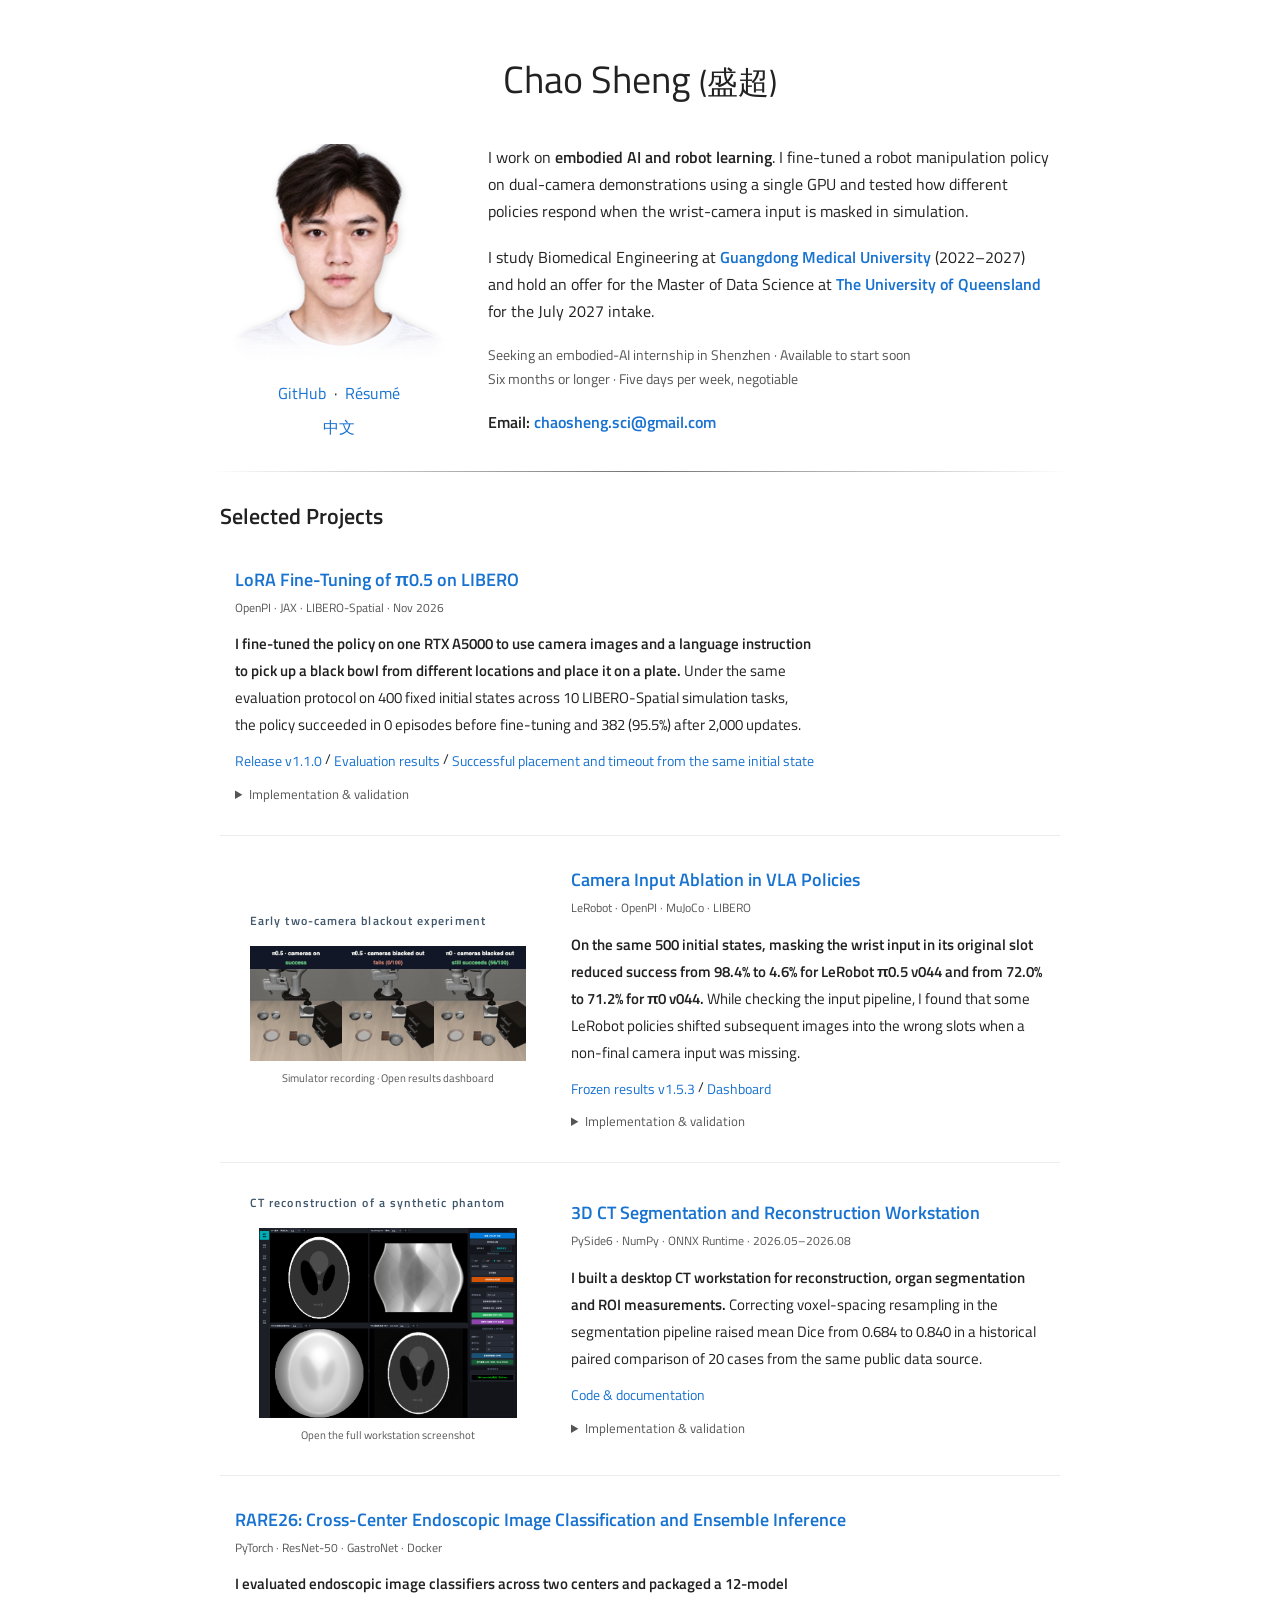
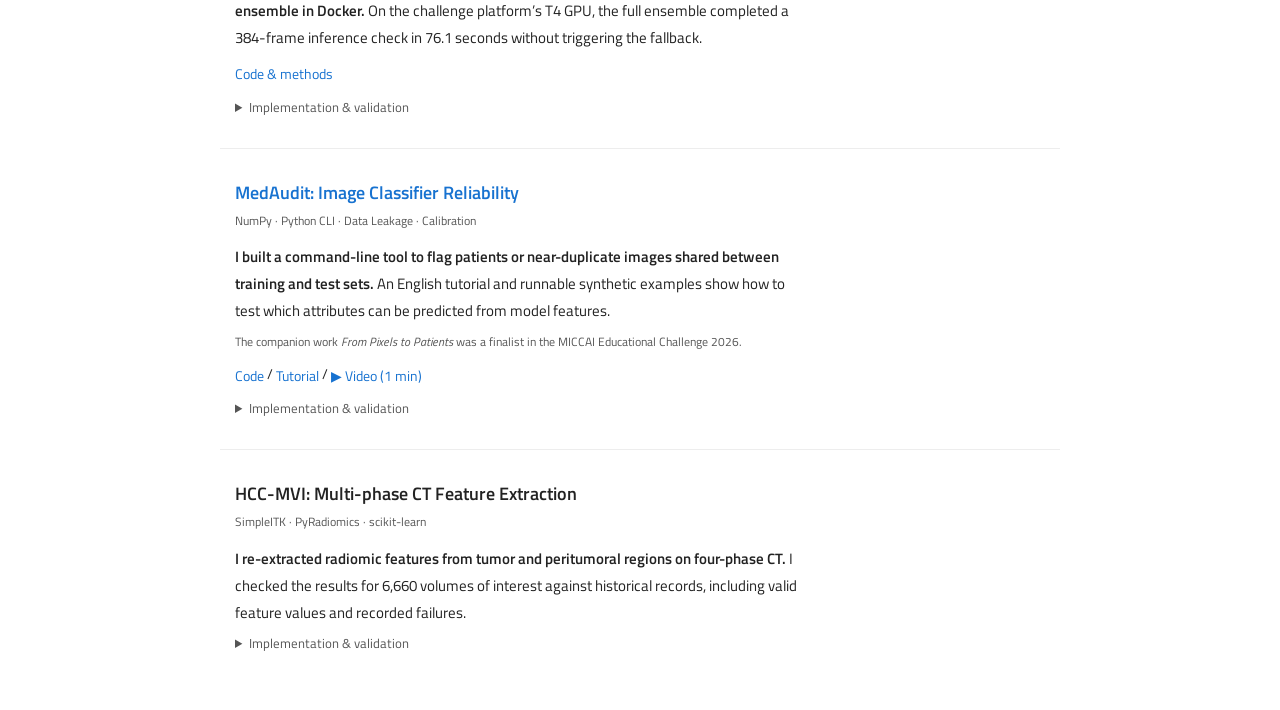
<file: index.html>
<!DOCTYPE html>
<html lang="en">
<head>
  <meta charset="UTF-8">
  <meta name="viewport" content="width=device-width, initial-scale=1.0">
  <meta name="description" content="Chao Sheng — embodied AI and robot learning. Projects in VLA fine-tuning, closed-loop simulation evaluation and camera-input ablation.">
  <title>Chao Sheng | Embodied AI</title>
  <link rel="stylesheet" href="style.css?v=2026-10-14c">
  <link rel="icon" href="favicon.ico" sizes="16x16 32x32 48x48" />
  <link rel="apple-touch-icon" href="assets/apple-touch-icon.png" />
  <link rel="alternate" hreflang="en" href="index.html">
  <link rel="alternate" hreflang="zh-CN" href="index_cn.html">
</head>
<body>
  <a class="skip-link" href="#profile">Skip to main content</a>
  <main class="page-shell" id="profile" tabindex="-1">
    <h1 class="page-heading"><span lang="en">Chao Sheng</span> <span>(<span lang="zh-CN">盛超</span>)</span></h1>
    <table class="profile-table" role="presentation">
      <tr>
        <td class="profile-media" valign="top">
          <picture><source srcset="assets/portrait-cutout.webp" type="image/webp" /><img class="profile-photo" src="assets/portrait-cutout.png" alt="Portrait of Chao Sheng" width="480" height="480"></picture>
          <nav class="profile-links" aria-label="Personal links">
            <div><a href="https://github.com/chaoshengsc" target="_blank" rel="noopener noreferrer">GitHub</a> · <a href="assets/sheng-chao-resume.pdf" target="_blank" rel="noopener noreferrer">Résumé</a></div>
            <div><a href="index_cn.html" lang="zh-CN" hreflang="zh-CN">中文</a></div>
          </nav>
        </td>
        <td class="profile-copy" valign="top">
          <p>I work on <strong>embodied AI and robot learning</strong>. I fine-tuned a robot manipulation policy on dual-camera demonstrations using a single GPU and tested how different policies respond when the wrist-camera input is masked in simulation.</p>
          <p>I study Biomedical Engineering at <strong><a href="https://www.gdmu.edu.cn/" target="_blank" rel="noopener noreferrer">Guangdong Medical University</a></strong> (2022–2027) and hold an offer for the Master of Data Science at <strong><a href="https://www.uq.edu.au/" target="_blank" rel="noopener noreferrer">The University of Queensland</a></strong> for the July 2027 intake.</p>
          <p class="availability">Seeking an embodied-AI internship in Shenzhen · Available to start soon<br>Six months or longer · Five days per week, negotiable</p>
          <p class="contact" id="contact"><strong>Email: </strong><strong><a href="mailto:chaosheng.sci@gmail.com" title="Send email to chaosheng.sci@gmail.com">chaosheng.sci@gmail.com</a></strong></p>
        </td>
      </tr>
    </table>
    <hr>
    <section class="content-section projects-section" id="research" aria-labelledby="research-title">
      <h2 id="research-title">Selected Projects</h2>

      <article class="project-entry project-entry-text">
        <div class="project-copy">
          <h3 class="repo-title"><a href="https://github.com/chaoshengsc/pi05-libero-finetuning" target="_blank" rel="noopener noreferrer">LoRA Fine-Tuning of π0.5 on LIBERO</a></h3>
          <p class="repo-tech">OpenPI · JAX · LIBERO-Spatial · Nov 2026</p>
          <p class="project-abstract"><strong>I fine-tuned the policy on one RTX A5000 to use camera images and a language instruction to pick up a black bowl from different locations and place it on a plate.</strong> Under the same evaluation protocol on 400 fixed initial states across 10 LIBERO-Spatial simulation tasks, the policy succeeded in 0 episodes before fine-tuning and 382 (95.5%) after 2,000 updates.</p>
          <p class="repo-links"><a href="https://github.com/chaoshengsc/pi05-libero-finetuning/releases/tag/v1.1.0" target="_blank" rel="noopener noreferrer">Release v1.1.0</a> / <a href="https://github.com/chaoshengsc/pi05-libero-finetuning/blob/v1.1.0/docs/results.md" target="_blank" rel="noopener noreferrer">Evaluation results</a> / <a href="https://cdn.jsdelivr.net/gh/chaoshengsc/pi05-libero-finetuning@70cf7dc0754567b5b425e05f74cc18f68f3f52f1/assets/failures/task08-12-comparison.mp4" target="_blank" rel="noopener noreferrer">Successful placement and timeout from the same initial state</a></p>
          <details class="project-details"><summary>Implementation &amp; validation</summary><div class="detail-body"><p>Each training example paired scene and wrist images and an instruction with the next 10 demonstrated actions for flow matching. I split trajectories into 1,608 training and 85 offline validation demonstrations and fit normalization on training data. With OpenPI <code>pi05_base</code> frozen, I configured rank-64 LoRA for 456 linear matrices across the vision tower, language backbone, action expert and related projections. Accumulating 32 microbatches of eight gave an effective batch of 256. I restored the model, optimizer, sampler and random state to continue training to 2,000 updates.</p>
          <p>The policy predicted 10 actions at a time and executed five before observing again. The 100 development states and 400 evaluation states were disjoint. Across 399 pairs with identical first observations, the task-weighted gain over step zero was 95.50 percentage points (95% paired interval [93.50, 97.25]). Of six checkpoints from the same training run, step 1,250 scored highest on the original inference seed (389/400). Its mean lead over the endpoint on two additional seeds was 1.25 percentage points (95% interval [−0.50, 2.875]).</p>
          <p class="repo-meta">At 2,000 updates, the policy succeeded on 385/400 and 379/400 states under the two additional inference seeds. Relative to the original seed, 14 and 13 failures became successes, while 11 and 16 successes became failures, respectively. The release includes 5,100 scored outcomes, analysis scripts and matched rollout videos. Results cover one training run and ten known simulation tasks.</p></div></details>
        </div>
      </article>

      <article class="project-entry">
        <div class="project-media"><figure class="project-overview"><figcaption class="overview-label">Early two-camera blackout experiment</figcaption><a class="overview-screen" href="https://chaoshengsc.github.io/libero-camera-ablation/dashboard/?lang=en" target="_blank" rel="noopener noreferrer"><img src="assets/libero-blackout.gif" alt="Three runs of the same LIBERO task: pi0.5 with normal cameras succeeds, pi0.5 with blacked-out cameras fails, pi0 with blacked-out cameras still succeeds" width="720" height="300" loading="lazy" /></a></figure><p class="media-caption">Simulator recording · Open results dashboard</p></div>
        <div class="project-copy">
          <h3 class="repo-title"><a href="https://github.com/chaoshengsc/libero-camera-ablation" target="_blank" rel="noopener noreferrer">Camera Input Ablation in VLA Policies</a></h3>
          <p class="repo-tech">LeRobot · OpenPI · MuJoCo · LIBERO</p>
          <p class="project-abstract"><strong>On the same 500 initial states, masking the wrist input in its original slot reduced success from 98.4% to 4.6% for LeRobot π0.5 v044 and from 72.0% to 71.2% for π0 v044.</strong> While checking the input pipeline, I found that some LeRobot policies shifted subsequent images into the wrong slots when a non-final camera input was missing.</p>

          <p class="repo-links"><a href="https://github.com/chaoshengsc/libero-camera-ablation/blob/v1.5.3/docs/FREEZE.md" target="_blank" rel="noopener noreferrer">Frozen results v1.5.3</a> / <a href="https://chaoshengsc.github.io/libero-camera-ablation/dashboard/?lang=en" target="_blank" rel="noopener noreferrer">Dashboard</a></p>
          <details class="project-details"><summary>Implementation &amp; validation</summary><div class="detail-body"><p>The main view and robot state kept updating. Each condition used the same 50 initial states per task across 10 tasks. LeRobot π0.5 v044 succeeded in 492 episodes with normal input, 23 with wrist masking and 0 with the wrist view held at its first frame. The masking effect was −93.8 percentage points (paired 95% interval [−96.0, −91.6]). With the wrist view frozen, π0 v044 succeeded in 72.8% of episodes. Under wrist masking, 92 of its original successes became failures and 88 failures became successes. A repeat with normal input also reversed outcomes in both directions (83 and 79 states, respectively).</p>
          <p>I scoped the fix, reviewed the changes and submitted a patch covering six LeRobot policies. Of 27 new regression tests, 21 failed on the original implementation and all 27 passed after the fix. <a href="https://github.com/huggingface/lerobot/pull/5129" target="_blank" rel="noopener noreferrer">PR #5129</a> is not yet merged.</p>
          <p>Added an official π0/OpenPI comparison on 100 matched initial-state indices: official π0 scored 93/100 normally and 0/100 under blackout; LeRobot π0 v044 scored 65/100 normally and 53–56/100 in five blackout repeats. State-freezing controls support sensitivity to state updates; selected fixed-action replay succeeded on 262/400 selection-excluded states. The public episode records, analysis tables and protocol checks support independent recomputation.</p>
          <p class="repo-meta">Results are checkpoint- and protocol-specific, not a uniform model ranking. The five π0 blackout repeats reuse the same 100 initial states. Official and LeRobot comparisons change both weights and pipelines, so differences cannot be uniquely attributed to conversion or training. First-frame freezing also disrupts image–state synchronization; replay success does not identify the policy’s internal mechanism. The separate fine-tuning project is outside this freeze.</p></div></details>
        </div>
      </article>

      <article class="project-entry">
        <div class="project-media"><figure class="project-overview"><figcaption class="overview-label">CT reconstruction of a synthetic phantom</figcaption><a class="overview-screen" href="assets/reconstruction.png" target="_blank" rel="noopener noreferrer"><img src="assets/reconstruction.png" alt="CT reconstruction interface with a synthetic Shepp–Logan phantom" width="1680" height="1236" loading="lazy" /></a></figure><p class="media-caption">Open the full workstation screenshot</p></div>
        <div class="project-copy">
          <h3 class="repo-title"><a href="https://github.com/chaoshengsc/medical-imaging-workstation" target="_blank" rel="noopener noreferrer">3D CT Segmentation and Reconstruction Workstation</a></h3>
          <p class="repo-tech">PySide6 · NumPy · ONNX Runtime · 2026.05–2026.08</p>
          <p class="project-abstract"><strong>I built a desktop CT workstation for reconstruction, organ segmentation and ROI measurements.</strong> Correcting voxel-spacing resampling in the segmentation pipeline raised mean Dice from 0.684 to 0.840 in a historical paired comparison of 20 cases from the same public data source.</p>

          <p class="repo-links"><a href="https://github.com/chaoshengsc/medical-imaging-workstation" target="_blank" rel="noopener noreferrer">Code &amp; documentation</a></p>
          <details class="project-details"><summary>Implementation &amp; validation</summary><div class="detail-body"><p>The workstation supports DICOM loading, three-plane MPR, multi-organ segmentation, ROI measurements and project save/restore. Checks series identity and spatial geometry to prevent misplaced masks and stale cache reuse.</p>
          <p>Implemented direct Fourier and several iterative CT reconstruction methods, with residual U-Net experiments for sparse-view reconstruction. Segmentation Dice improved in all 20 paired cases.</p>
          <p class="repo-meta">The Dice comparison and the reconstruction screenshot are separate experiments. These results are not independent clinical validation. The software is for education and research.</p></div></details>
        </div>
      </article>

      <article class="project-entry project-entry-text">
        <div class="project-copy">
          <h3 class="repo-title"><a href="https://github.com/chaoshengsc/rare26-barrett-detection" target="_blank" rel="noopener noreferrer">RARE26: Cross-Center Endoscopic Image Classification and Ensemble Inference</a></h3>
          <p class="repo-tech">PyTorch · ResNet-50 · GastroNet · Docker</p>
          <p class="project-abstract"><strong>I evaluated endoscopic image classifiers across two centers and packaged a 12-model ensemble in Docker.</strong> On the challenge platform’s T4 GPU, the full ensemble completed a 384-frame inference check in 76.1 seconds without triggering the fallback.</p>

          <p class="repo-links"><a href="https://github.com/chaoshengsc/rare26-barrett-detection" target="_blank" rel="noopener noreferrer">Code &amp; methods</a></p>
          <details class="project-details"><summary>Implementation &amp; validation</summary><div class="detail-body"><p>Positive cases were rare. The target metric was precision at 90% recall. I fine-tuned a GastroNet-pretrained ResNet-50 with class sampling and EMA, grouped near-duplicate images and evaluated each center in turn using models trained on the other.</p>
          <p>Training and inference use the same preprocessing. The container averages predictions across model seeds and horizontal flips, adjusts the ensemble size to fit the remaining time and checks its inputs and outputs.</p>
          <p class="repo-meta">Internal LOCO evaluation supported method selection; it is not an independent test result for the final submitted weights. No competition ranking is claimed.</p></div></details>
        </div>
      </article>



      <article class="project-entry project-entry-text">
        <div class="project-copy">
          <h3 class="repo-title"><a href="https://github.com/chaoshengsc/medaudit" target="_blank" rel="noopener noreferrer">MedAudit: Image Classifier Reliability</a></h3>
          <p class="repo-tech">NumPy · Python CLI · Data Leakage · Calibration</p>
          <p class="project-abstract"><strong>I built a command-line tool to flag patients or near-duplicate images shared between training and test sets.</strong> An English tutorial and runnable synthetic examples show how to test which attributes can be predicted from model features.</p>
          <p class="recognition">The companion work <em>From Pixels to Patients</em> was a finalist in the MICCAI Educational Challenge 2026.</p>
          <p class="repo-links"><a href="https://github.com/chaoshengsc/medaudit" target="_blank" rel="noopener noreferrer">Code</a> / <a href="https://github.com/chaoshengsc/medaudit/blob/main/tutorial/from-pixels-to-patients.md" target="_blank" rel="noopener noreferrer">Tutorial</a> / <a href="assets/mec2026.mp4" target="_blank" rel="noopener noreferrer">▶ Video (1 min)</a></p>
          <details class="project-details"><summary>Implementation &amp; validation</summary><div class="detail-body"><p>Attribute probes measure predictability across the full sample and within each class. The toolkit also provides functions for AUROC, Brier score, ECE and patient-cluster bootstrap.</p>
          <p class="repo-meta">Predictable attributes do not establish that the classifier relies on them. Synthetic examples are not clinical performance evidence. The full calibration audit is not yet integrated into the CLI.</p><figure class="audit-detail-figure"><a href="assets/medaudit-probe.png" target="_blank" rel="noopener noreferrer"><img src="assets/medaudit-probe.png" alt="Synthetic experiment comparing overall and within-class attribute probes" width="1926" height="874" loading="lazy" /></a><figcaption>Overall and within-class attribute probes on synthetic data.</figcaption></figure></div></details>
        </div>
      </article>

      <article class="project-entry project-entry-text">
        <div class="project-copy">
          <h3 class="repo-title">HCC-MVI: Multi-phase CT Feature Extraction</h3>
          <p class="repo-tech">SimpleITK · PyRadiomics · scikit-learn</p>
          <p class="project-abstract"><strong>I re-extracted radiomic features from tumor and peritumoral regions on four-phase CT.</strong> I checked the results for 6,660 volumes of interest against historical records, including valid feature values and recorded failures.</p>


          <details class="project-details"><summary>Implementation &amp; validation</summary><div class="detail-body"><p>Using 111 historical cohort records, I reproduced the extraction of 94 original features and the model fusion workflow, evaluated sensitivity to duplicate removal and estimated confidence intervals.</p>
          <p class="repo-meta">Model validity remains unconfirmed. Patient data and internal materials are not public.</p></div></details>
        </div>
      </article>
    </section>
  </main>
  <script src="contact.js?v=2026-10-14" defer="defer"></script>
</body>
</html>
</file>
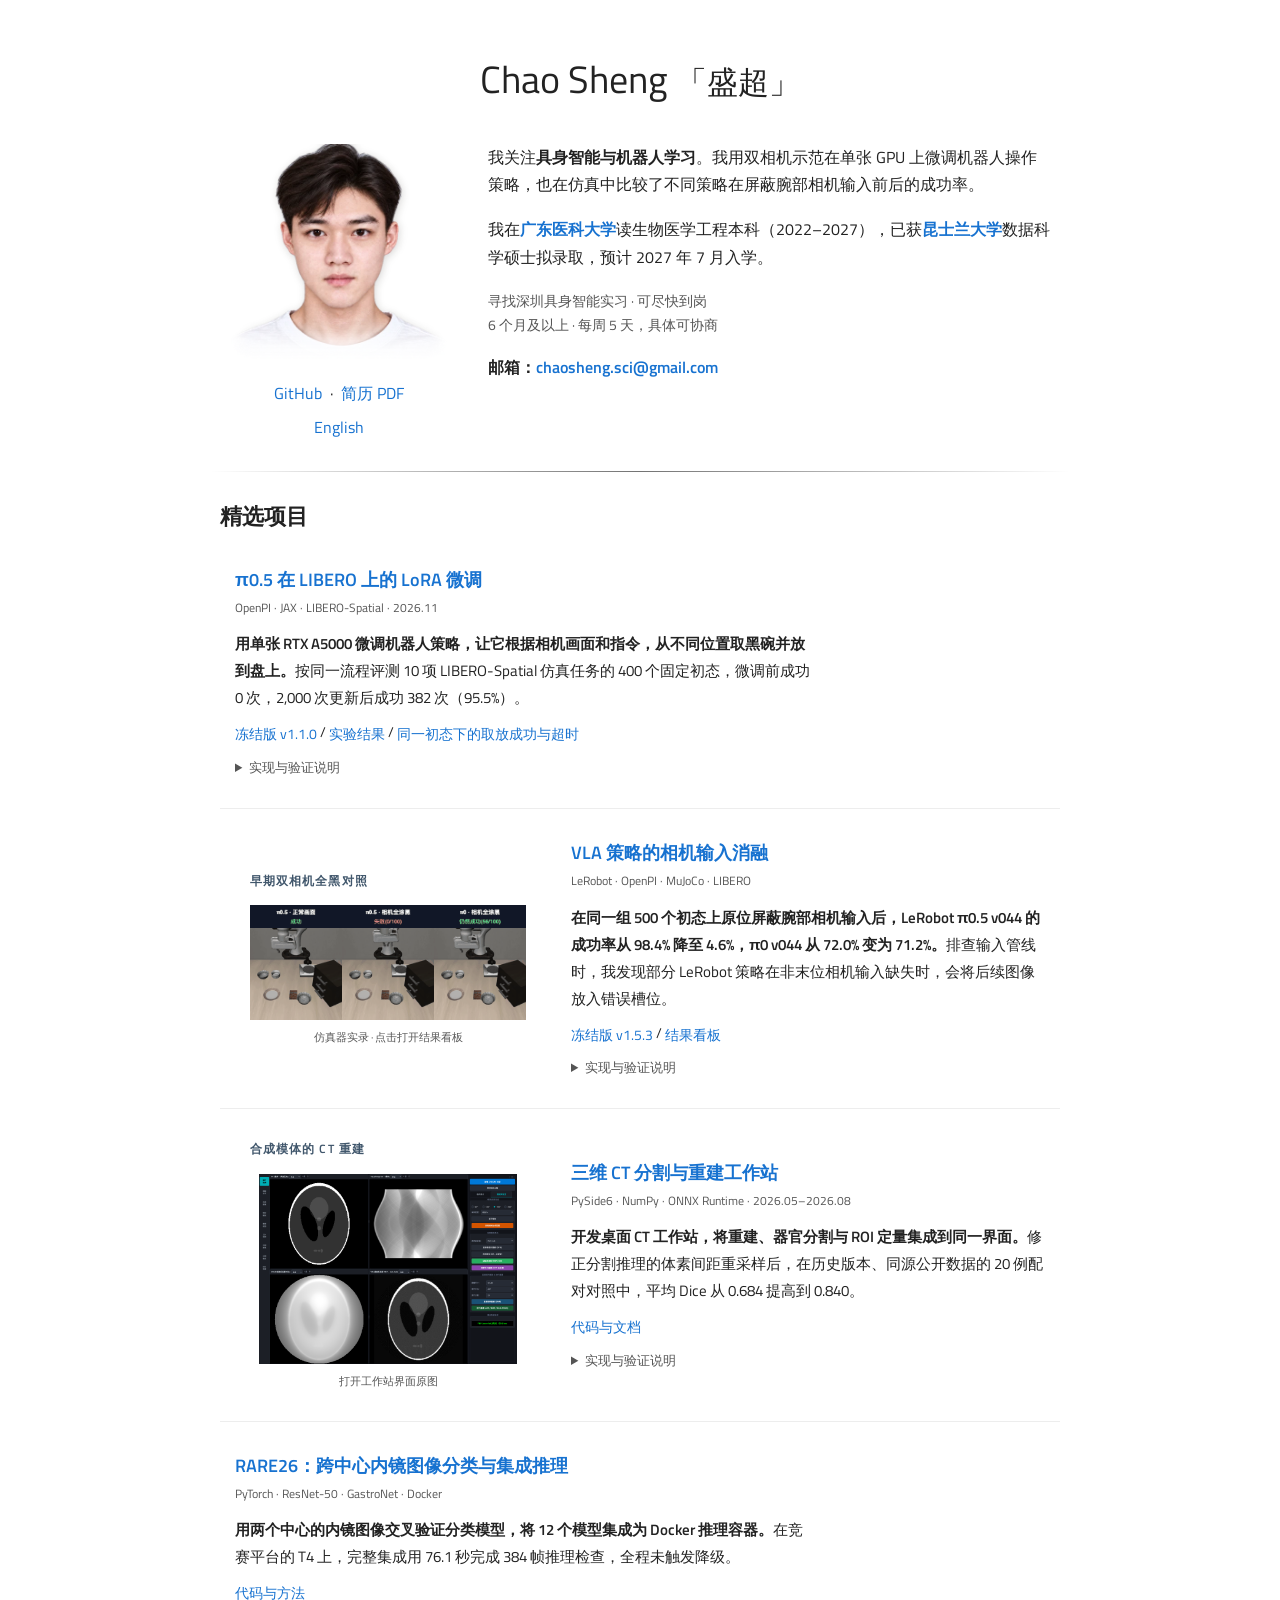
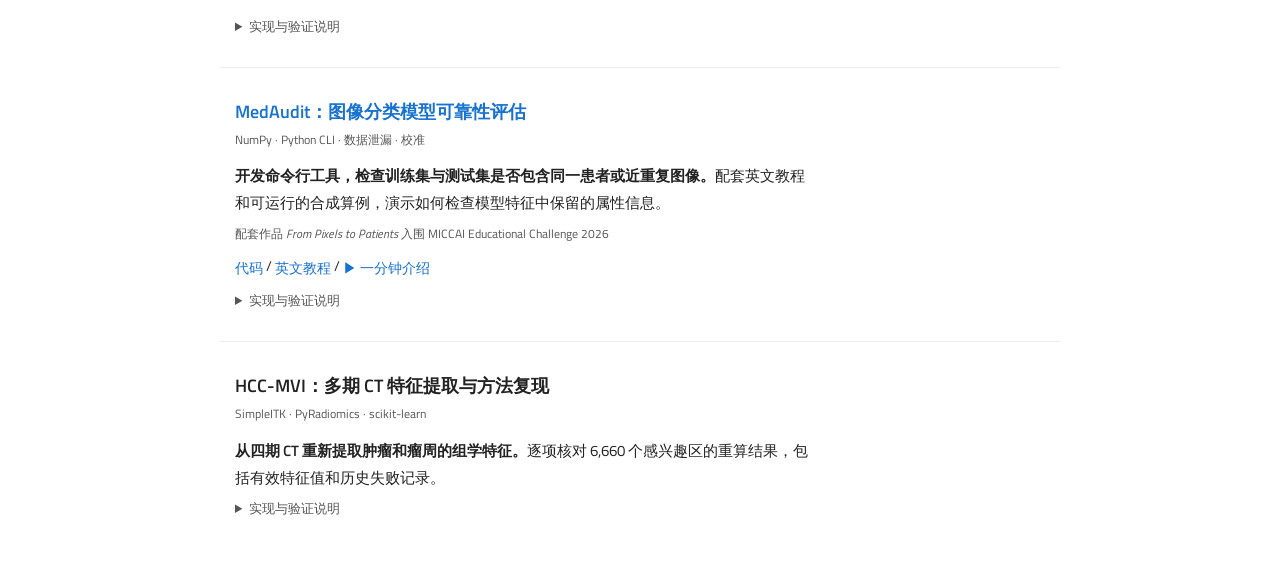
<file: index_cn.html>
<!DOCTYPE html>
<html lang="zh-CN">
<head>
  <meta charset="UTF-8" />
  <meta name="viewport" content="width=device-width, initial-scale=1.0" />
  <meta name="description" content="盛超，具身智能实习。关注 VLA 策略微调、仿真闭环评测与相机输入消融。" />
  <title>盛超 | 具身智能</title>
  <link rel="stylesheet" href="style.css?v=2026-10-14c" />
  <link rel="icon" href="favicon.ico" sizes="16x16 32x32 48x48" />
  <link rel="apple-touch-icon" href="assets/apple-touch-icon.png" />
  <link rel="alternate" hreflang="en" href="index.html" />
  <link rel="alternate" hreflang="zh-CN" href="index_cn.html" />
</head>
<body>
  <a class="skip-link" href="#profile">跳转到正文</a>
  <main class="page-shell" id="profile" tabindex="-1">
    <h1 class="page-heading"><span lang="en">Chao Sheng</span> <span>「盛超」</span></h1>
    <table class="profile-table" role="presentation">
      <tr>
        <td class="profile-media" valign="top">
          <picture><source srcset="assets/portrait-cutout.webp" type="image/webp" /><img class="profile-photo" src="assets/portrait-cutout.png" alt="盛超的照片" width="480" height="480" /></picture>
          <nav class="profile-links" aria-label="个人链接">
            <div><a href="https://github.com/chaoshengsc" target="_blank" rel="noopener noreferrer">GitHub</a> · <a href="assets/sheng-chao-resume.pdf" target="_blank" rel="noopener noreferrer">简历 PDF</a></div>
            <div><a href="index.html" lang="en" hreflang="en">English</a></div>
          </nav>
        </td>
        <td class="profile-copy" valign="top">
          <p>我关注<strong>具身智能与机器人学习</strong>。我用双相机示范在单张 GPU 上微调机器人操作策略，也在仿真中比较了不同策略在屏蔽腕部相机输入前后的成功率。</p>
          <p>我在<strong><a href="https://www.gdmu.edu.cn/" target="_blank" rel="noopener noreferrer">广东医科大学</a></strong>读生物医学工程本科（2022–2027），已获<strong><a href="https://www.uq.edu.au/" target="_blank" rel="noopener noreferrer">昆士兰大学</a></strong>数据科学硕士拟录取，预计 2027 年 7 月入学。</p>
          <p class="availability">寻找深圳具身智能实习 · 可尽快到岗<br />6 个月及以上 · 每周 5 天，具体可协商</p>
          <p class="contact" id="contact"><strong>邮箱：</strong><strong><a href="mailto:chaosheng.sci@gmail.com" title="发送邮件至 chaosheng.sci@gmail.com">chaosheng.sci@gmail.com</a></strong></p>
        </td>
      </tr>
    </table>
    <hr />
    <section class="content-section projects-section" id="research" aria-labelledby="research-title">
      <h2 id="research-title">精选项目</h2>

      <article class="project-entry project-entry-text">
        <div class="project-copy">
          <h3 class="repo-title"><a href="https://github.com/chaoshengsc/pi05-libero-finetuning" target="_blank" rel="noopener noreferrer">π0.5 在 LIBERO 上的 LoRA 微调</a></h3>
          <p class="repo-tech">OpenPI · JAX · LIBERO-Spatial · 2026.11</p>
          <p class="project-abstract"><strong>用单张 RTX A5000 微调机器人策略，让它根据相机画面和指令，从不同位置取黑碗并放到盘上。</strong>按同一流程评测 10 项 LIBERO-Spatial 仿真任务的 400 个固定初态，微调前成功 0 次，2,000 次更新后成功 382 次（95.5%）。</p>
          <p class="repo-links"><a href="https://github.com/chaoshengsc/pi05-libero-finetuning/releases/tag/v1.1.0" target="_blank" rel="noopener noreferrer">冻结版 v1.1.0</a> / <a href="https://github.com/chaoshengsc/pi05-libero-finetuning/blob/v1.1.0/docs/results.md" target="_blank" rel="noopener noreferrer">实验结果</a> / <a href="https://cdn.jsdelivr.net/gh/chaoshengsc/pi05-libero-finetuning@70cf7dc0754567b5b425e05f74cc18f68f3f52f1/assets/failures/task08-12-comparison.mp4" target="_blank" rel="noopener noreferrer">同一初态下的取放成功与超时</a></p>
          <details class="project-details"><summary>实现与验证说明</summary><div class="detail-body"><p>以场景图、腕部图和指令为输入，以后续 10 步示范动作为流匹配的训练目标。按完整轨迹划分 1,608 条训练示范和 85 条离线验证示范，仅用训练集拟合归一化统计量。冻结 OpenPI 的 <code>pi05_base</code>，为视觉塔、语言主干和动作专家等模块的 456 个线性矩阵配置 rank-64 LoRA。每个微批 8 个样本，累积 32 次梯度实现有效批量 256。恢复模型、优化器、采样器和随机状态后续训至 2,000 次更新。</p>
          <p>闭环执行时先预测 10 步动作，执行前 5 步后重新观测。开发用的 100 个初态与评测用的 400 个初态互不重叠。微调前与训练终点有 399 对回合的首观测一致，十任务等权成功率提高 95.50 个百分点（95% 配对区间 [93.50, 97.25]）。同一次训练的六个检查点中，1,250 步在原推理种子下得分最高（389/400）。换两个推理种子后，它比 2,000 步终点平均高 1.25 个百分点，配对 95% 区间为 [−0.50, 2.875]。</p>
          <p class="repo-meta">两个新推理种子下，2,000 步终点分别成功 385/400 和 379/400。与原种子相比，分别有 14、13 个初态从失败变为成功，同时有 11、16 个从成功变为失败。冻结版公开 5,100 条计分回合、复算脚本与同初态对照视频。结果限于一次训练和十个已知仿真任务。</p></div></details>
        </div>
      </article>

      <article class="project-entry">
        <div class="project-media"><figure class="project-overview"><figcaption class="overview-label">早期双相机全黑对照</figcaption><a class="overview-screen" href="https://chaoshengsc.github.io/libero-camera-ablation/dashboard/?lang=zh" target="_blank" rel="noopener noreferrer"><img src="assets/libero-blackout-zh.gif" alt="同一个 LIBERO 任务的三次运行：π0.5 正常画面成功，π0.5 相机全涂黑失败，π0 相机全涂黑仍然成功" width="720" height="300" loading="lazy" /></a></figure><p class="media-caption">仿真器实录 · 点击打开结果看板</p></div>
        <div class="project-copy">
          <h3 class="repo-title"><a href="https://github.com/chaoshengsc/libero-camera-ablation" target="_blank" rel="noopener noreferrer">VLA 策略的相机输入消融</a></h3>
          <p class="repo-tech">LeRobot · OpenPI · MuJoCo · LIBERO</p>
          <p class="project-abstract"><strong>在同一组 500 个初态上原位屏蔽腕部相机输入后，LeRobot π0.5 v044 的成功率从 98.4% 降至 4.6%，π0 v044 从 72.0% 变为 71.2%。</strong>排查输入管线时，我发现部分 LeRobot 策略在非末位相机输入缺失时，会将后续图像放入错误槽位。</p>

          <p class="repo-links"><a href="https://github.com/chaoshengsc/libero-camera-ablation/blob/v1.5.3/docs/FREEZE_CN.md" target="_blank" rel="noopener noreferrer">冻结版 v1.5.3</a> / <a href="https://chaoshengsc.github.io/libero-camera-ablation/dashboard/?lang=zh" target="_blank" rel="noopener noreferrer">结果看板</a></p>
          <details class="project-details"><summary>实现与验证说明</summary><div class="detail-body"><p>主视角与状态持续更新，每种条件按 10 项任务 × 50 个初态配对评测。LeRobot π0.5 v044 在正常、屏蔽腕部和将腕部画面固定为首帧时分别成功 492、23、0 次。屏蔽相对正常下降 93.8 个百分点（差值的配对 95% 区间 [−96.0, −91.6]）。冻结腕部首帧时，π0 v044 的成功率为 72.8%。对这个检查点，屏蔽腕部后有 92 个初态从成功变为失败、88 个反向变化。正常输入下再跑一轮，两类变化也分别有 83 和 79 个。</p>
          <p>我确定了相机输入槽位的修复范围，审阅改动并向 LeRobot 提交了覆盖 6 个策略的修复。新增的 27 项回归测试在旧实现中有 21 项失败，修复后全部通过。<a href="https://github.com/huggingface/lerobot/pull/5129" target="_blank" rel="noopener noreferrer">PR #5129</a> 尚未合并。</p>
          <p>补充官方 π0/OpenPI 对照：匹配 100 初态，官方正常 93/100、全黑 0/100；LeRobot π0 v044 正常 65/100、全黑五次 53–56/100。状态冻结对照支持状态更新敏感性；所选固定动作在选择外状态回放成功 262/400。逐回合记录、分析表和协议核查均已公开，可从原始记录复算。</p>
          <p class="repo-meta">结果限定于所测检查点与协议，不作统一模型排名。π0 五次全黑复用相同 100 初态；官方与 LeRobot 同时改变权重和管线，不能将差异唯一归因于转换或训练。首帧冻结也改变图像—状态同步；回放结果不证明模型内部采用回放机制。独立微调项目不计入本次冻结。</p></div></details>
        </div>
      </article>

      <article class="project-entry">
        <div class="project-media"><figure class="project-overview"><figcaption class="overview-label">合成模体的 CT 重建</figcaption><a class="overview-screen" href="assets/reconstruction.png" target="_blank" rel="noopener noreferrer"><img src="assets/reconstruction.png" alt="CT 重建软件界面：Shepp-Logan 合成模体" width="1680" height="1236" loading="lazy" /></a></figure><p class="media-caption">打开工作站界面原图</p></div>
        <div class="project-copy">
          <h3 class="repo-title"><a href="https://github.com/chaoshengsc/medical-imaging-workstation" target="_blank" rel="noopener noreferrer">三维 CT 分割与重建工作站</a></h3>
          <p class="repo-tech">PySide6 · NumPy · ONNX Runtime · 2026.05–2026.08</p>
          <p class="project-abstract"><strong>开发桌面 CT 工作站，将重建、器官分割与 ROI 定量集成到同一界面。</strong>修正分割推理的体素间距重采样后，在历史版本、同源公开数据的 20 例配对对照中，平均 Dice 从 0.684 提高到 0.840。</p>

          <p class="repo-links"><a href="https://github.com/chaoshengsc/medical-imaging-workstation" target="_blank" rel="noopener noreferrer">代码与文档</a></p>
          <details class="project-details"><summary>实现与验证说明</summary><div class="detail-body"><p>实现 DICOM 加载、三平面 MPR、多器官分割、ROI 定量与工程保存／恢复；校验序列身份和空间几何，防止蒙版错位与失效缓存复用。</p>
          <p>实现直接傅里叶与多种迭代 CT 重建算法，结合残差 U-Net 开展稀疏视角实验。在上述配对实验中，20 例的分割 Dice 均有改善。</p>
          <p class="repo-meta">Dice 与左侧重建截图属于不同实验；上述结果不代表独立临床验证。软件用于教学与科研。</p></div></details>
        </div>
      </article>

      <article class="project-entry project-entry-text">
        <div class="project-copy">
          <h3 class="repo-title"><a href="https://github.com/chaoshengsc/rare26-barrett-detection" target="_blank" rel="noopener noreferrer">RARE26：跨中心内镜图像分类与集成推理</a></h3>
          <p class="repo-tech">PyTorch · ResNet-50 · GastroNet · Docker</p>
          <p class="project-abstract"><strong>用两个中心的内镜图像交叉验证分类模型，将 12 个模型集成为 Docker 推理容器。</strong>在竞赛平台的 T4 上，完整集成用 76.1 秒完成 384 帧推理检查，全程未触发降级。</p>

          <p class="repo-links"><a href="https://github.com/chaoshengsc/rare26-barrett-detection" target="_blank" rel="noopener noreferrer">代码与方法</a></p>
          <details class="project-details"><summary>实现与验证说明</summary><div class="detail-body"><p>正样本稀少，评测指标为固定 90% 召回率下的精确率。采用 GastroNet 预训练 ResNet-50，结合类别采样、EMA、近重复图像分组与双向留一中心评估。</p>
          <p>训练和推理使用相同预处理。推理时平均不同随机种子模型和水平翻转图像的预测概率，按剩余时间调整集成规模，并检查输入和输出。</p>
          <p class="repo-meta">内部 LOCO 用于方案选择，不代表最终提交权重的独立测试成绩；不列竞赛排名。</p></div></details>
        </div>
      </article>



      <article class="project-entry project-entry-text">
        <div class="project-copy">
          <h3 class="repo-title"><a href="https://github.com/chaoshengsc/medaudit" target="_blank" rel="noopener noreferrer">MedAudit：图像分类模型可靠性评估</a></h3>
          <p class="repo-tech">NumPy · Python CLI · 数据泄漏 · 校准</p>
          <p class="project-abstract"><strong>开发命令行工具，检查训练集与测试集是否包含同一患者或近重复图像。</strong>配套英文教程和可运行的合成算例，演示如何检查模型特征中保留的属性信息。</p>
          <p class="recognition">配套作品 <em>From Pixels to Patients</em> 入围 MICCAI Educational Challenge 2026</p>
          <p class="repo-links"><a href="https://github.com/chaoshengsc/medaudit" target="_blank" rel="noopener noreferrer">代码</a> / <a href="https://github.com/chaoshengsc/medaudit/blob/main/tutorial/from-pixels-to-patients.md" target="_blank" rel="noopener noreferrer">英文教程</a> / <a href="assets/mec2026.mp4" target="_blank" rel="noopener noreferrer">▶ 一分钟介绍</a></p>
          <details class="project-details"><summary>实现与验证说明</summary><div class="detail-body"><p>用属性探针分别在全体样本和各类别内评估属性的可预测性。工具另提供 AUROC、Brier 分数、ECE 和患者簇 Bootstrap 函数。</p>
          <p class="repo-meta">属性可预测不等于分类器依赖该属性；合成算例不代表临床性能。完整校准审计尚未接入 CLI。</p><figure class="audit-detail-figure"><a href="assets/medaudit-probe.png" target="_blank" rel="noopener noreferrer"><img src="assets/medaudit-probe.png" alt="总体与类内属性探针的合成实验对照" width="1926" height="874" loading="lazy" /></a><figcaption>合成算例中总体探针与类内探针的对照。</figcaption></figure></div></details>
        </div>
      </article>

      <article class="project-entry project-entry-text">
        <div class="project-copy">
          <h3 class="repo-title">HCC-MVI：多期 CT 特征提取与方法复现</h3>
          <p class="repo-tech">SimpleITK · PyRadiomics · scikit-learn</p>
          <p class="project-abstract"><strong>从四期 CT 重新提取肿瘤和瘤周的组学特征。</strong>逐项核对 6,660 个感兴趣区的重算结果，包括有效特征值和历史失败记录。</p>


          <details class="project-details"><summary>实现与验证说明</summary><div class="detail-body"><p>基于 111 条历史病例记录复现 94 项原始组学特征的提取和模型融合流程，分析去除重复病例对结果的影响，并估计置信区间。</p>
          <p class="repo-meta">模型有效性仍待验证。患者数据与内部材料不公开。</p></div></details>
        </div>
      </article>
    </section>
  </main>
  <script src="contact.js?v=2026-10-14" defer></script>
</body>
</html>
</file>
<file: style.css>
@font-face {
  font-family: "Titillium Web";
  font-style: normal;
  font-weight: 300;
  font-display: swap;
  src: url("assets/vendor/titillium-web/titillium-web-300.woff2") format("woff2");
}

@font-face {
  font-family: "Titillium Web";
  font-style: normal;
  font-weight: 400;
  font-display: swap;
  src: url("assets/vendor/titillium-web/titillium-web-400.woff2") format("woff2");
}

@font-face {
  font-family: "Titillium Web";
  font-style: normal;
  font-weight: 600;
  font-display: swap;
  src: url("assets/vendor/titillium-web/titillium-web-600.woff2") format("woff2");
}

@font-face {
  font-family: "Titillium Web";
  font-style: italic;
  font-weight: 400;
  font-display: swap;
  src: url("assets/vendor/titillium-web/titillium-web-400-italic.woff2") format("woff2");
}

@font-face {
  font-family: "Titillium Web";
  font-style: italic;
  font-weight: 600;
  font-display: swap;
  src: url("assets/vendor/titillium-web/titillium-web-600-italic.woff2") format("woff2");
}

*,
*::before,
*::after {
  box-sizing: border-box;
}

body {
  margin: 8px;
  background: #fff;
  color: #222;
  font-family: "Titillium Web", Verdana, Helvetica, "PingFang SC", "Microsoft YaHei", sans-serif;
  font-size: 16px;
  font-weight: 400;
  line-height: 1.6;
  overflow-wrap: anywhere;
}

a {
  color: #1772d0;
  text-decoration: none;
}

a:hover {
  color: #a35a00;
}

a:focus-visible {
  outline: 2px solid #1772d0;
  outline-offset: 4px;
  border-radius: 2px;
}

strong,
dt {
  font-weight: 600;
}

hr {
  height: 1px;
  margin: 0;
  border: 0;
  background-image: linear-gradient(
    to right,
    rgb(0 0 0 / 0%),
    rgb(0 0 0 / 55%),
    rgb(0 0 0 / 0%)
  );
}

.skip-link {
  position: fixed;
  z-index: 10;
  top: 8px;
  left: 8px;
  padding: 6px 10px;
  background: #111;
  color: #fff;
  transform: translateY(-150%);
}

.skip-link:focus {
  color: #fff;
  transform: translateY(0);
}

.page-shell {
  width: 900px;
  max-width: 100%;
  margin: 0 auto;
  padding: 20px;
}

.page-shell:focus {
  outline: none;
}

.page-heading {
  margin: 16px 0;
  font-size: 38px;
  font-weight: 400;
  line-height: normal;
  text-align: center;
}

.page-heading span {
  white-space: nowrap;
}

.profile-table {
  width: 100%;
  border: 0;
  border-spacing: 0;
  table-layout: fixed;
}

.profile-table td {
  padding: 20px;
}

.profile-media {
  width: 30%;
}

.profile-copy {
  width: 70%;
  text-align: left;
}

/* Preserve the original avatar and its existing crop. */
.profile-photo {
  display: block;
  width: 100%;
  aspect-ratio: 2042 / 2189;
  border-radius: 15px;
  object-fit: cover;
  object-position: center 28%;
}

.profile-links {
  margin: 16px 0 0;
  text-align: center;
}

.profile-links a {
  display: inline-block;
  padding: 3px 0;
}

.profile-copy p {
  margin: 0 0 16px;
}

.profile-copy .contact {
  margin-bottom: 0;
}

.section-nav {
  display: flex;
  flex-wrap: wrap;
  justify-content: center;
  gap: 4px 24px;
  margin: 4px 0 20px;
}

.section-nav a {
  padding: 7px 0;
}

.content-section {
  padding: 26px 10px 28px;
  scroll-margin-top: 20px;
}

.content-section h2 {
  margin: 0 0 24px;
  font-size: 22px;
  font-weight: 600;
  line-height: 1.35;
}

.timeline-entry + .timeline-entry {
  margin-top: 24px;
}

.entry-heading {
  display: flex;
  flex-wrap: wrap;
  align-items: baseline;
  justify-content: space-between;
  gap: 2px 16px;
}

.entry-heading h3,
.repo-title {
  margin: 0;
  font-size: 17px;
  font-weight: 600;
  line-height: 1.4;
}

.entry-heading h3 {
  flex: 1 1 300px;
}

.timeline-entry p {
  margin: 4px 0 0;
}

.entry-heading .entry-date {
  margin: 0;
}

.entry-date,
.entry-detail,
.entry-role,
.repo-meta,
.repo-tech {
  color: #555;
}

.entry-date {
  font-size: 14px;
}

.detail-list {
  margin: 12px 0 0;
  padding-left: 22px;
}

.detail-list li + li {
  margin-top: 9px;
}

.project-entry {
  display: grid;
  grid-template-columns: 40% 60%;
  padding: 10px 0 22px;
}

.project-entry + .project-entry {
  padding-top: 26px;
  border-top: 1px solid #ededed;
}

.project-entry:last-child {
  padding-bottom: 0;
}

.project-media,
.project-copy {
  min-width: 0;
  padding: 0 15px;
}

.project-media {
  padding-top: 12px;
}

.project-entry-text {
  grid-template-columns: 1fr;
}

.repo-image {
  display: block;
  width: 90%;
  aspect-ratio: 16 / 9;
  margin: 0 auto;
  border-radius: 15px;
  height: auto;
  object-fit: contain;
}

.project-copy p {
  margin: 10px 0 0;
}

.project-copy .repo-meta,
.project-copy .repo-tech {
  margin-top: 4px;
  font-size: 14px;
}

.project-status {
  color: #555;
  font-style: italic;
}

.project-copy .repo-links {
  margin-top: 12px;
}

.repo-links a {
  display: inline-flex;
  align-items: center;
  gap: 6px;
  padding: 4px 0;
  vertical-align: middle;
}

.skills-list {
  margin: 0;
}

.skills-list > div {
  display: grid;
  grid-template-columns: 180px minmax(0, 1fr);
  gap: 8px 16px;
}

.skills-list > div + div {
  margin-top: 10px;
}

.skills-list dd {
  margin: 0;
}

.honors-list {
  margin: 0;
  padding: 0;
  list-style: none;
}

.honors-list li {
  display: flex;
  justify-content: space-between;
  align-items: baseline;
  gap: 8px 24px;
}

.honors-list li + li {
  margin-top: 12px;
}

.honors-list .entry-date {
  flex-shrink: 0;
}

.page-footer {
  margin-top: 12px;
  padding: 16px 10px;
  border-top: 1px solid #ededed;
  color: #666;
  font-size: 14px;
  text-align: center;
}

@media (max-width: 700px) {
  .page-shell {
    padding: 12px;
  }

  .page-heading {
    font-size: 32px;
  }

  .profile-table,
  .profile-table tbody,
  .profile-table tr,
  .profile-table td {
    display: block;
    width: 100%;
  }

  .profile-media {
    max-width: 280px;
    margin: 0 auto;
  }

  .profile-table .profile-copy {
    padding: 12px 10px 20px;
  }

  .section-nav {
    gap: 0 20px;
  }

  .entry-heading {
    display: block;
  }

  .entry-heading .entry-date {
    margin-top: 4px;
  }

  .project-entry {
    display: block;
  }

  .project-media {
    max-width: 400px;
    margin: 0 auto 20px;
    padding: 0 10px;
  }

  .repo-image {
    width: 100%;
  }

  .project-copy {
    padding: 0;
  }

  .skills-list > div {
    grid-template-columns: 1fr;
    gap: 2px;
  }
}

@media (max-width: 400px) {
  .honors-list li {
    flex-direction: column;
    gap: 2px;
  }
}

/* Local content and contact adaptations. */
.profile-photo{aspect-ratio:1;object-position:center}.media-caption{font-size:12px;color:#555;text-align:center}.project-summary-figure{width:90%;margin:auto;padding:20px 8px;color:#333;text-align:center}.project-summary-figure>span{font-size:13px;color:#555}.project-summary-figure p{margin:14px 0;font-size:18px}.project-summary-figure b{padding:0 12px;color:#1772d0}.project-summary-figure small{font-size:12px;color:#555}.repo-links a::before{display:none}@media(max-width:700px){.profile-photo{max-width:240px;margin:auto}.project-summary-figure{width:100%}}
.profile-photo{height:auto}
.skip-link:hover{color:#fff}

/* Reference study: concise abstracts, balanced rows, explicit evidence disclosure. */
body{font-family:"Titillium Web","PingFang SC","Microsoft YaHei",sans-serif;line-height:1.7}
.page-heading{margin:22px 0 26px}.page-heading span+span{font-size:.82em}
.profile-table td{padding-top:10px;padding-bottom:28px}
.profile-copy p{margin-bottom:18px}.profile-copy .availability{font-size:14px;color:#555}
.profile-photo{border-radius:12px}
.content-section{padding-top:30px}

.project-entry{align-items:center;padding-bottom:30px}
.project-entry+.project-entry{padding-top:30px}
.project-media{padding-top:0}.repo-image{width:100%;border-radius:4px;max-height:190px}
.media-caption{margin:8px 0 0;font-size:11px}
.repo-title{font-size:18px;line-height:1.5}
.project-copy .repo-tech{font-size:12px;margin-top:5px}
.project-copy .project-abstract{margin-top:12px;font-size:15px;line-height:1.8}
.project-copy .recognition{font-size:12px;color:#555;margin-top:8px}
.project-copy .repo-links{margin-top:7px;font-size:14px}
.project-details{margin-top:6px;font-size:13px;color:#555}
.project-details summary{cursor:pointer;width:fit-content;text-underline-offset:4px}
.project-details summary:hover{color:#1772d0;text-decoration:underline}
.project-details summary:focus-visible{outline:2px solid #1772d0;outline-offset:4px}
.detail-body{padding:8px 0}.detail-body p{line-height:1.8}
.project-entry:has(.project-details[open]){align-items:start}
.project-summary-figure{width:100%;border-top:1px solid #dce3ea;border-bottom:1px solid #dce3ea;padding:22px 0}
.project-summary-figure>span{font-size:12px;letter-spacing:.04em}
.project-summary-figure p{font-size:17px;margin:10px 0}
.project-summary-figure small{font-size:11px}
@media(max-width:700px){.page-heading{margin:12px 0 20px}.profile-table .profile-media{max-width:220px;padding-bottom:12px}.profile-table .profile-copy{padding-top:10px}.project-media{max-width:340px;margin-bottom:22px}.project-copy .project-abstract{font-size:15px}.project-entry{padding-bottom:28px}}

/* Consistent project overviews; real interface and labelled workflow schematics. */
.project-overview{margin:0;background:transparent;border:0;border-radius:0;padding:15px;min-height:255px;display:flex;flex-direction:column;justify-content:center}
.overview-label{font-size:12px;font-weight:600;letter-spacing:.09em;color:#41576c;margin-bottom:14px}
.overview-screen{display:block;margin:auto 0}
.overview-screen img{display:block;width:100%;height:auto;max-height:190px;object-fit:contain}
.overview-steps{margin:0;padding:0;list-style:none;display:grid;gap:7px}
.overview-steps li{display:flex;align-items:center;gap:10px;font-size:14px;line-height:1.4;color:#263b4d;min-height:32px;border-bottom:1px solid #e1e7ec;padding-bottom:6px}
.overview-steps li:last-child{border-bottom:0}
.overview-steps li span{font-size:11px;color:#1772d0;font-variant-numeric:tabular-nums}
.overview-note{font-size:12px;color:#526577;margin:12px 0 0}
.audit-detail-figure{margin:18px 0 8px}
.audit-detail-figure img{width:100%;height:auto;display:block}
.audit-detail-figure figcaption{font-size:12px;margin-top:8px}
@media(max-width:700px){.project-media{max-width:360px;width:100%}.project-overview{min-height:255px}}

/* Text-only projects use the available width instead of empty media columns. */
.project-entry-text{grid-template-columns:minmax(0,1fr)}
.project-entry-text .project-copy{max-width:760px}
.project-entry-text .project-abstract{max-width:72ch}
.project-entry-text .detail-body{max-width:72ch}
.project-overview{min-height:0;padding:0 15px}
@media(max-width:700px){.project-overview{min-height:0}.project-entry-text .project-copy{max-width:none}}

/* Compact two-row personal links. */
.profile-links{line-height:1.6}
.profile-links a{padding:3px 4px}
.profile-links>div+div{margin-top:2px}
.profile-media picture{display:block}
</file>
